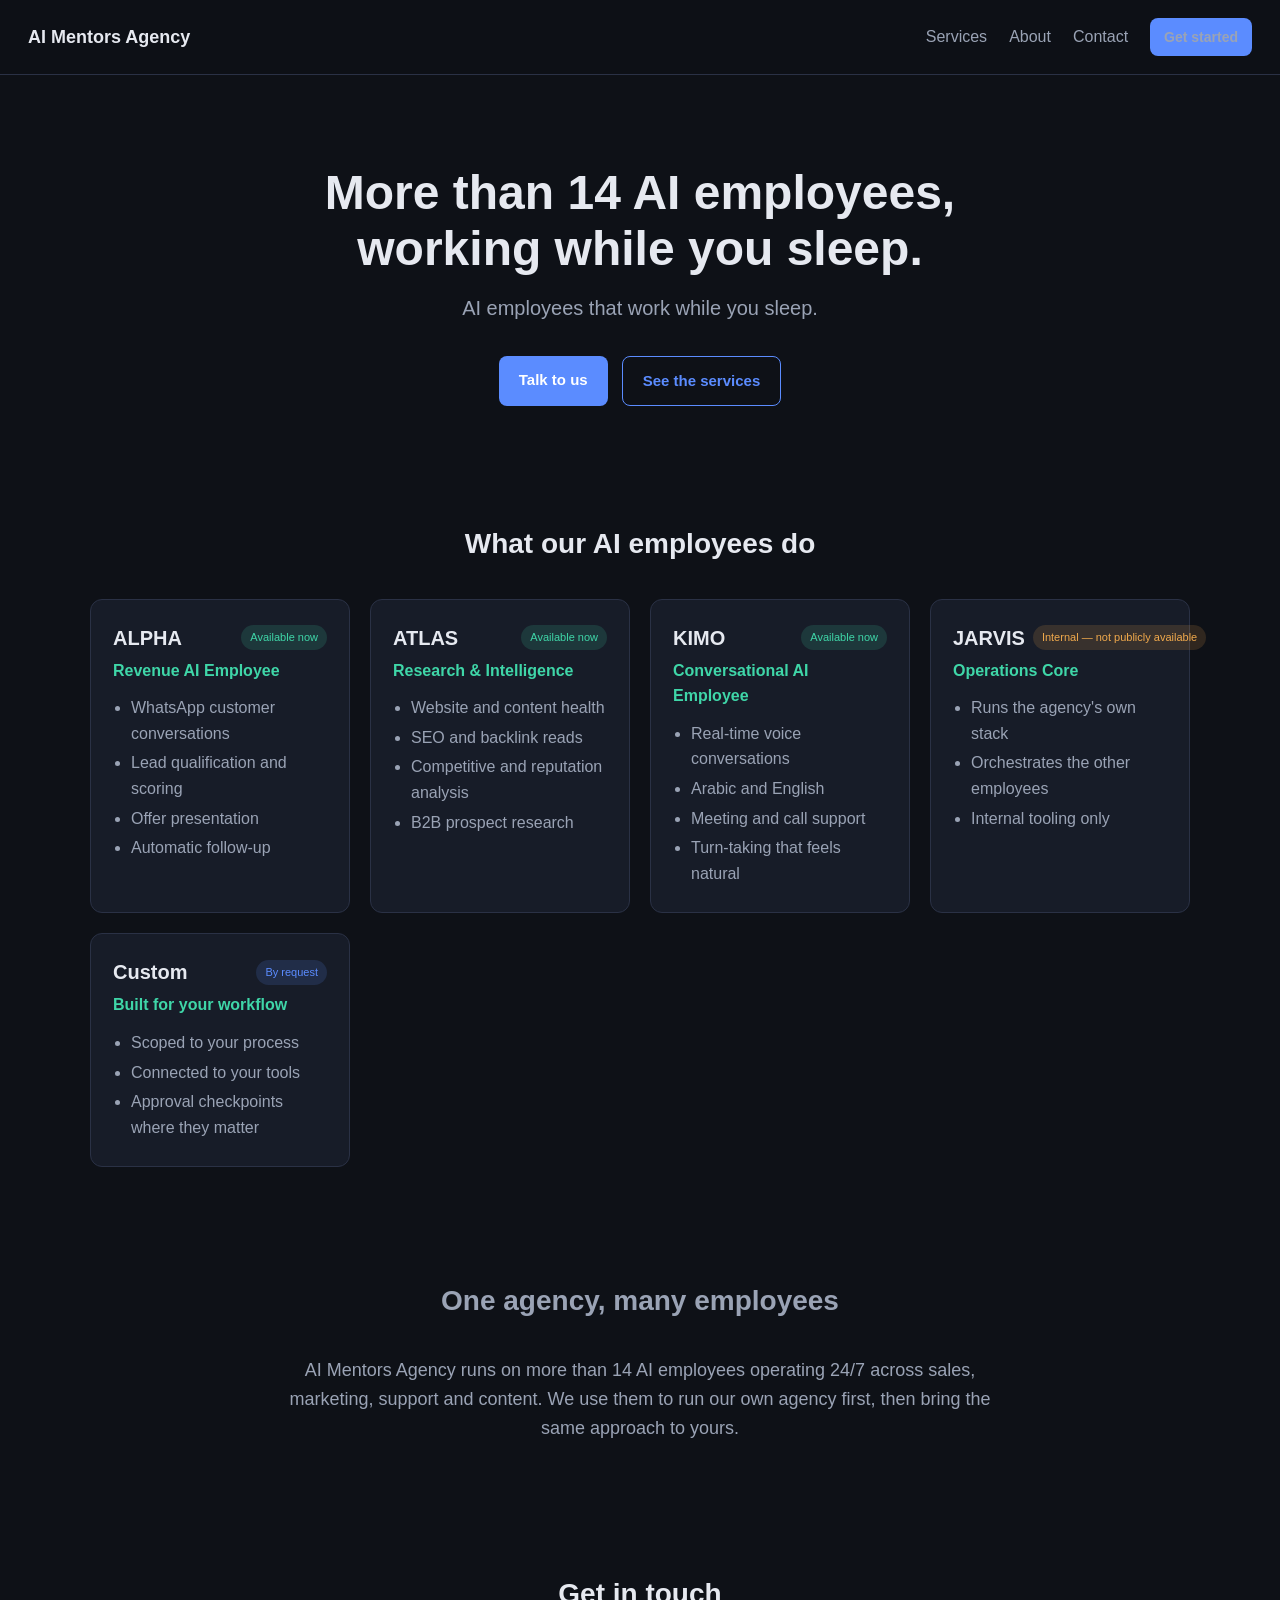
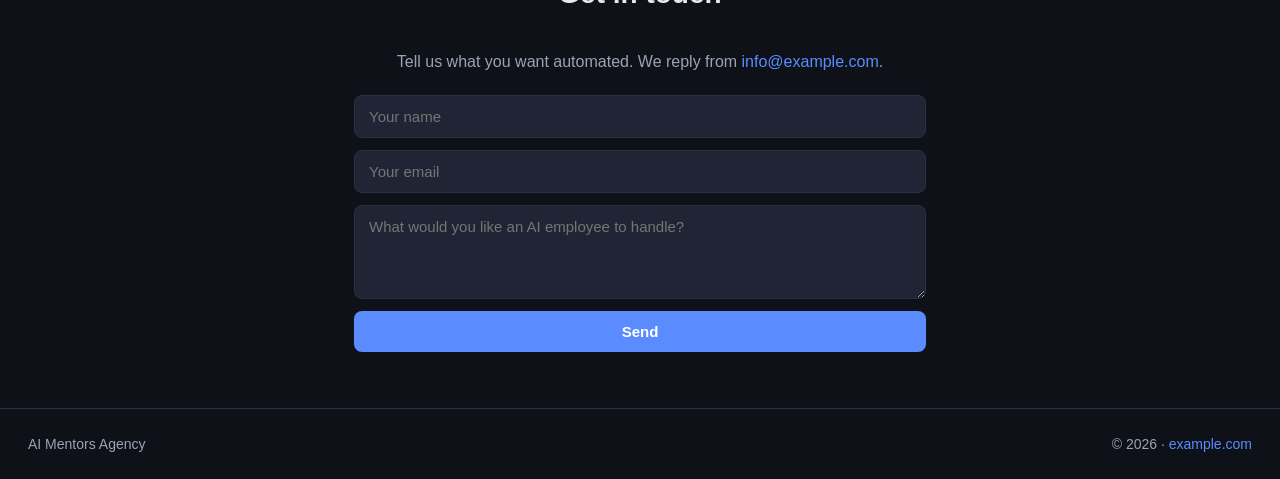
<file: landing/index.html>
<!doctype html>
<html lang="en">
<head>
  <meta charset="utf-8">
  <meta name="viewport" content="width=device-width, initial-scale=1">
  <title>AI Mentors Agency</title>
  <meta name="description" content="AI employees that work 24/7 across sales, marketing, support and content.">
  <link rel="stylesheet" href="style.css">
</head>
<body>
  <header class="nav">
    <a class="brand" href="#top" data-brand>AI Mentors Agency</a>
    <nav class="nav-links">
      <a href="#services">Services</a>
      <a href="#about">About</a>
      <a href="#contact">Contact</a>
      <a class="btn btn-small" href="#contact">Get started</a>
    </nav>
  </header>

  <main id="top">
    <section class="hero">
      <h1>More than 14 AI employees, working while you sleep.</h1>
      <p class="sub" data-tagline>AI employees that work while you sleep.</p>
      <div class="hero-cta">
        <a class="btn" href="#contact">Talk to us</a>
        <a class="btn btn-ghost" href="#services">See the services</a>
      </div>
    </section>

    <section id="services" class="services">
      <h2>What our AI employees do</h2>
      <div class="cards">
        <article class="card">
          <div class="card-head"><h3>ALPHA</h3>
            <span class="badge badge-live">Available now</span></div>
          <p class="role">Revenue AI Employee</p>
          <ul>
            <li>WhatsApp customer conversations</li>
            <li>Lead qualification and scoring</li>
            <li>Offer presentation</li>
            <li>Automatic follow-up</li>
          </ul>
        </article>
        <article class="card">
          <div class="card-head"><h3>ATLAS</h3>
            <span class="badge badge-live">Available now</span></div>
          <p class="role">Research &amp; Intelligence</p>
          <ul>
            <li>Website and content health</li>
            <li>SEO and backlink reads</li>
            <li>Competitive and reputation analysis</li>
            <li>B2B prospect research</li>
          </ul>
        </article>
        <article class="card">
          <div class="card-head"><h3>KIMO</h3>
            <span class="badge badge-live">Available now</span></div>
          <p class="role">Conversational AI Employee</p>
          <ul>
            <li>Real-time voice conversations</li>
            <li>Arabic and English</li>
            <li>Meeting and call support</li>
            <li>Turn-taking that feels natural</li>
          </ul>
        </article>
        <article class="card">
          <div class="card-head"><h3>JARVIS</h3>
            <span class="badge badge-internal">Internal — not publicly available</span></div>
          <p class="role">Operations Core</p>
          <ul>
            <li>Runs the agency's own stack</li>
            <li>Orchestrates the other employees</li>
            <li>Internal tooling only</li>
          </ul>
        </article>
        <article class="card">
          <div class="card-head"><h3>Custom</h3>
            <span class="badge badge-request">By request</span></div>
          <p class="role">Built for your workflow</p>
          <ul>
            <li>Scoped to your process</li>
            <li>Connected to your tools</li>
            <li>Approval checkpoints where they matter</li>
          </ul>
        </article>
      </div>
    </section>

    <section id="about" class="about">
      <h2>One agency, many employees</h2>
      <p>AI Mentors Agency runs on more than 14 AI employees operating 24/7
        across sales, marketing, support and content. We use them to run our
        own agency first, then bring the same approach to yours.</p>
    </section>

    <section id="contact" class="contact">
      <h2>Get in touch</h2>
      <p>Tell us what you want automated. We reply from
        <a data-email-link href="mailto:info@example.com">info@example.com</a>.</p>
      <form data-mailto method="post" action="mailto:info@example.com"
            enctype="text/plain">
        <input type="text" name="name" placeholder="Your name" required>
        <input type="email" name="email" placeholder="Your email" required>
        <textarea name="message" rows="4"
                  placeholder="What would you like an AI employee to handle?"
                  required></textarea>
        <button class="btn" type="submit">Send</button>
      </form>
    </section>
  </main>

  <footer class="footer">
    <span data-brand>AI Mentors Agency</span>
    <span>&copy; 2026 · <a data-domain-link href="#">your-domain</a></span>
  </footer>

  <script src="config.js"></script>
  <script>
    (function () {
      var s = window.SITE || {};
      if (s.brand) {
        document.title = s.brand;
        document.querySelectorAll("[data-brand]").forEach(function (el) {
          el.textContent = s.brand;
        });
      }
      if (s.tagline) {
        var t = document.querySelector("[data-tagline]");
        if (t) t.textContent = s.tagline;
      }
      if (s.contactEmail) {
        document.querySelectorAll("[data-email-link]").forEach(function (a) {
          a.href = "mailto:" + s.contactEmail;
          a.textContent = s.contactEmail;
        });
        var form = document.querySelector("[data-mailto]");
        if (form) form.action = "mailto:" + s.contactEmail;
      }
      if (s.domain) {
        var d = document.querySelector("[data-domain-link]");
        if (d) {
          d.textContent = s.domain;
          d.href = "https://" + s.domain;
        }
      }
    })();
  </script>
</body>
</html>
</file>
<file: landing/style.css>
:root {
  --bg: #0e1117;
  --panel: #171c28;
  --panel-2: #1f2535;
  --text: #e6e9f0;
  --muted: #9aa3b5;
  --accent: #5b8cff;
  --accent-2: #3fd6a8;
  --line: #2a3145;
  --warn: #f0a94c;
}

* { box-sizing: border-box; }

body {
  margin: 0;
  background: var(--bg);
  color: var(--text);
  font-family: -apple-system, Segoe UI, Roboto, Helvetica, Arial, sans-serif;
  line-height: 1.6;
}

a { color: var(--accent); text-decoration: none; }
a:hover { text-decoration: underline; }

.nav {
  display: flex; align-items: center; justify-content: space-between;
  padding: 18px 28px; border-bottom: 1px solid var(--line);
  position: sticky; top: 0; background: rgba(14, 17, 23, 0.9);
  backdrop-filter: blur(6px); z-index: 10;
}
.brand { font-weight: 700; font-size: 18px; color: var(--text); }
.nav-links { display: flex; align-items: center; gap: 22px; }
.nav-links a { color: var(--muted); }
.nav-links a:hover { color: var(--text); }

.btn {
  display: inline-block; background: var(--accent); color: #fff;
  padding: 12px 20px; border-radius: 8px; border: none; cursor: pointer;
  font-size: 15px; font-weight: 600;
}
.btn:hover { text-decoration: none; filter: brightness(1.08); }
.btn-small { padding: 8px 14px; font-size: 14px; }
.btn-ghost { background: transparent; border: 1px solid var(--accent); color: var(--accent); }

.hero {
  max-width: 820px; margin: 0 auto; padding: 90px 24px 60px; text-align: center;
}
.hero h1 { font-size: clamp(28px, 5vw, 48px); line-height: 1.15; margin: 0 0 16px; }
.hero .sub { font-size: 20px; color: var(--muted); margin: 0 0 32px; }
.hero-cta { display: flex; gap: 14px; justify-content: center; flex-wrap: wrap; }

section { padding: 56px 24px; }
section h2 { text-align: center; font-size: 28px; margin: 0 0 32px; }

.cards {
  max-width: 1100px; margin: 0 auto; display: grid; gap: 20px;
  grid-template-columns: repeat(auto-fit, minmax(260px, 1fr));
}
.card {
  background: var(--panel); border: 1px solid var(--line); border-radius: 12px;
  padding: 22px;
}
.card-head { display: flex; align-items: center; justify-content: space-between; gap: 8px; }
.card h3 { margin: 0; font-size: 20px; }
.card .role { color: var(--accent-2); margin: 4px 0 12px; font-weight: 600; }
.card ul { margin: 0; padding-left: 18px; color: var(--muted); }
.card li { margin: 4px 0; }

.badge { font-size: 11px; padding: 4px 9px; border-radius: 999px; white-space: nowrap; }
.badge-live { background: rgba(63, 214, 168, 0.15); color: var(--accent-2); }
.badge-request { background: rgba(91, 140, 255, 0.15); color: var(--accent); }
.badge-internal { background: rgba(240, 169, 76, 0.15); color: var(--warn); }

.about { max-width: 760px; margin: 0 auto; text-align: center; color: var(--muted); }
.about p { font-size: 18px; }

.contact { max-width: 620px; margin: 0 auto; }
.contact p { text-align: center; color: var(--muted); }
form { display: grid; gap: 12px; margin-top: 20px; }
input, textarea {
  background: var(--panel-2); border: 1px solid var(--line); border-radius: 8px;
  color: var(--text); padding: 12px 14px; font-size: 15px; font-family: inherit;
}
input:focus, textarea:focus { outline: 2px solid var(--accent); border-color: transparent; }

.footer {
  display: flex; align-items: center; justify-content: space-between;
  padding: 24px 28px; border-top: 1px solid var(--line); color: var(--muted);
  font-size: 14px; flex-wrap: wrap; gap: 8px;
}

@media (max-width: 600px) {
  .nav { flex-direction: column; gap: 12px; }
  .nav-links { gap: 14px; flex-wrap: wrap; justify-content: center; }
}
</file>
